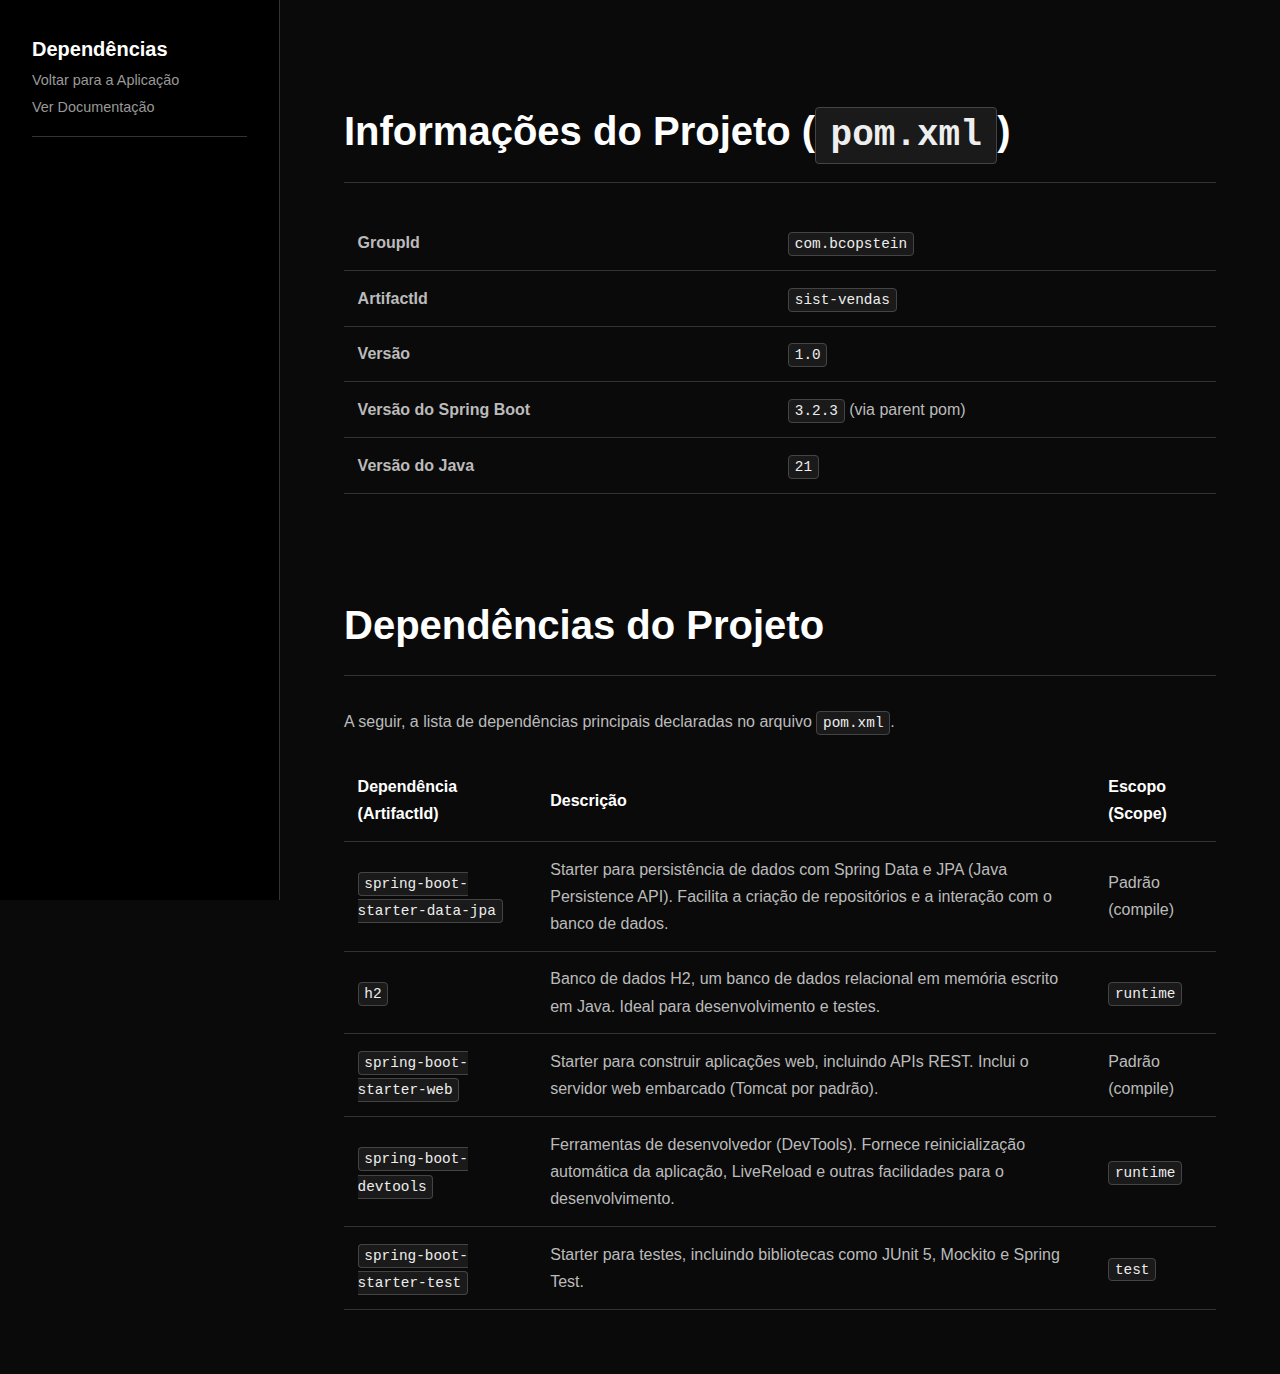
<file: src/main/resources/static/dependencias.html>
<!DOCTYPE html>
<html lang="pt-br">
<head>
    <meta charset="UTF-8">
    <meta name="viewport" content="width=device-width, initial-scale=1.0">
    <title>Dependências - Sistema de Vendas</title>
    <style>
       :root {
            --background-color: #0a0a0a;
            --text-color: #bbb;
            --title-color: #fff;
            --sidebar-bg: #000;
            --border-color: #333;
            --link-color: #999;
            --link-hover-color: #fff;
            --accent-color: #0070f3;
            --code-bg: #1a1a1a;
            --code-border: #444;
            --detail-summary-bg: #111;
        }
        html { scroll-behavior: smooth; }
        body {
            font-family: -apple-system, BlinkMacSystemFont, "Segoe UI", Roboto, "Helvetica Neue", Arial, sans-serif;
            margin: 0;
            background-color: var(--background-color);
            color: var(--text-color);
            line-height: 1.7;
        }
        .wrapper { display: flex; }
        .sidebar {
            width: 280px;
            height: 100vh;
            position: fixed;
            top: 0;
            left: 0;
            background-color: var(--sidebar-bg);
            border-right: 1px solid var(--border-color);
            padding: 2rem;
            overflow-y: auto;
            box-sizing: border-box;
        }
        .sidebar-header {
            padding-bottom: 1rem;
            border-bottom: 1px solid var(--border-color);
            margin-bottom: 1rem;
        }
        .sidebar-header h1 { font-size: 1.25rem; margin: 0; color: var(--title-color); }
        .sidebar-header a { color: var(--link-color); text-decoration: none; font-size: 0.9rem; }
        .sidebar-header a:hover { color: var(--link-hover-color); }
        .sidebar nav ul { list-style: none; padding: 0; margin: 0; }
        .sidebar nav li { margin-bottom: 0.75rem; }
        .sidebar nav a { text-decoration: none; color: var(--link-color); font-weight: 500; font-size: 0.95rem; transition: color 0.2s; }
        .sidebar nav a:hover { color: var(--link-hover-color); }
        .sidebar .sub-menu { padding-left: 1rem; font-size: 0.9em; }
        .main-content {
            margin-left: 280px;
            padding: 2rem 4rem;
            width: calc(100% - 280px);
            box-sizing: border-box;
        }
        .content-section { padding-top: 2rem; margin-bottom: 2rem; }
        h2 { font-size: 2.5rem; margin-bottom: 2rem; color: var(--title-color); padding-bottom: 1rem; border-bottom: 1px solid var(--border-color); }
        h3 { font-size: 1.75rem; margin-top: 2.5rem; margin-bottom: 1.25rem; color: var(--title-color); }
        p, li { font-size: 1rem; color: var(--text-color); }
        a { color: var(--accent-color); text-decoration: none; }
        a:hover { text-decoration: underline; }
        code {
            background-color: var(--code-bg);
            border: 1px solid var(--code-border);
            padding: 0.2em 0.4em;
            border-radius: 4px;
            font-family: "SFMono-Regular", Consolas, "Liberation Mono", Menlo, Courier, monospace;
            font-size: 0.9em;
            color: #eee;
        }
        pre { background-color: var(--code-bg); border: 1px solid var(--border-color); padding: 1.25rem; border-radius: 8px; overflow-x: auto; }
        pre code { padding: 0; border: none; background: none; }
        details {
            border: 1px solid var(--border-color);
            border-radius: 8px;
            margin-bottom: 1rem;
            background-color: var(--detail-summary-bg);
        }
        summary {
            font-weight: 600;
            padding: 1rem;
            cursor: pointer;
            color: var(--title-color);
            font-size: 1.1rem;
        }
        .detail-content {
            padding: 0 1rem 1rem 1rem;
            border-top: 1px solid var(--border-color);
        }
        table { width: 100%; border-collapse: collapse; margin-top: 1.5rem; }
        th, td { text-align: left; padding: 0.85rem; border-bottom: 1px solid var(--border-color); }
        th { font-weight: 600; color: var(--title-color); }
        .http-method { font-weight: bold; padding: 0.2em 0.5em; border-radius: 4px; color: white; font-size: 0.8em; text-transform: uppercase; }
        .get { background-color: #0c8ce9; }
        .post { background-color: #1a9e5a; }
        .put { background-color: #d88a07; }
        .delete { background-color: #d12c2c; }
    </style>
</head>
<body>
    <div class="wrapper">
        <aside class="sidebar">
            <div class="sidebar-header">
                <h1>Dependências</h1>
                <a href="/index.html">Voltar para a Aplicação</a><br>
                <a href="/documentacao.html">Ver Documentação</a>
            </div>
        </aside>

        <main class="main-content">
            <section id="info-projeto" class="content-section">
                <h2>Informações do Projeto (<code>pom.xml</code>)</h2>
                <table>
                    <tbody>
                        <tr>
                            <td><strong>GroupId</strong></td>
                            <td><code>com.bcopstein</code></td>
                        </tr>
                        <tr>
                            <td><strong>ArtifactId</strong></td>
                            <td><code>sist-vendas</code></td>
                        </tr>
                        <tr>
                            <td><strong>Versão</strong></td>
                            <td><code>1.0</code></td>
                        </tr>
                         <tr>
                            <td><strong>Versão do Spring Boot</strong></td>
                            <td><code>3.2.3</code> (via parent pom)</td>
                        </tr>
                         <tr>
                            <td><strong>Versão do Java</strong></td>
                            <td><code>21</code></td>
                        </tr>
                    </tbody>
                </table>
            </section>

             <section id="dependencias" class="content-section">
                <h2>Dependências do Projeto</h2>
                <p>A seguir, a lista de dependências principais declaradas no arquivo <code>pom.xml</code>.</p>
                <table>
                     <thead>
                        <tr><th>Dependência (ArtifactId)</th><th>Descrição</th><th>Escopo (Scope)</th></tr>
                    </thead>
                    <tbody>
                        <tr>
                            <td><code>spring-boot-starter-data-jpa</code></td>
                            <td>Starter para persistência de dados com Spring Data e JPA (Java Persistence API). Facilita a criação de repositórios e a interação com o banco de dados.</td>
                            <td>Padrão (compile)</td>
                        </tr>
                         <tr>
                            <td><code>h2</code></td>
                            <td>Banco de dados H2, um banco de dados relacional em memória escrito em Java. Ideal para desenvolvimento e testes.</td>
                            <td><code>runtime</code></td>
                        </tr>
                         <tr>
                            <td><code>spring-boot-starter-web</code></td>
                            <td>Starter para construir aplicações web, incluindo APIs REST. Inclui o servidor web embarcado (Tomcat por padrão).</td>
                            <td>Padrão (compile)</td>
                        </tr>
                         <tr>
                            <td><code>spring-boot-devtools</code></td>
                            <td>Ferramentas de desenvolvedor (DevTools). Fornece reinicialização automática da aplicação, LiveReload e outras facilidades para o desenvolvimento.</td>
                            <td><code>runtime</code></td>
                        </tr>
                         <tr>
                            <td><code>spring-boot-starter-test</code></td>
                            <td>Starter para testes, incluindo bibliotecas como JUnit 5, Mockito e Spring Test.</td>
                            <td><code>test</code></td>
                        </tr>
                    </tbody>
                </table>
            </section>
        </main>
    </div>
</body>
</html>
</file>
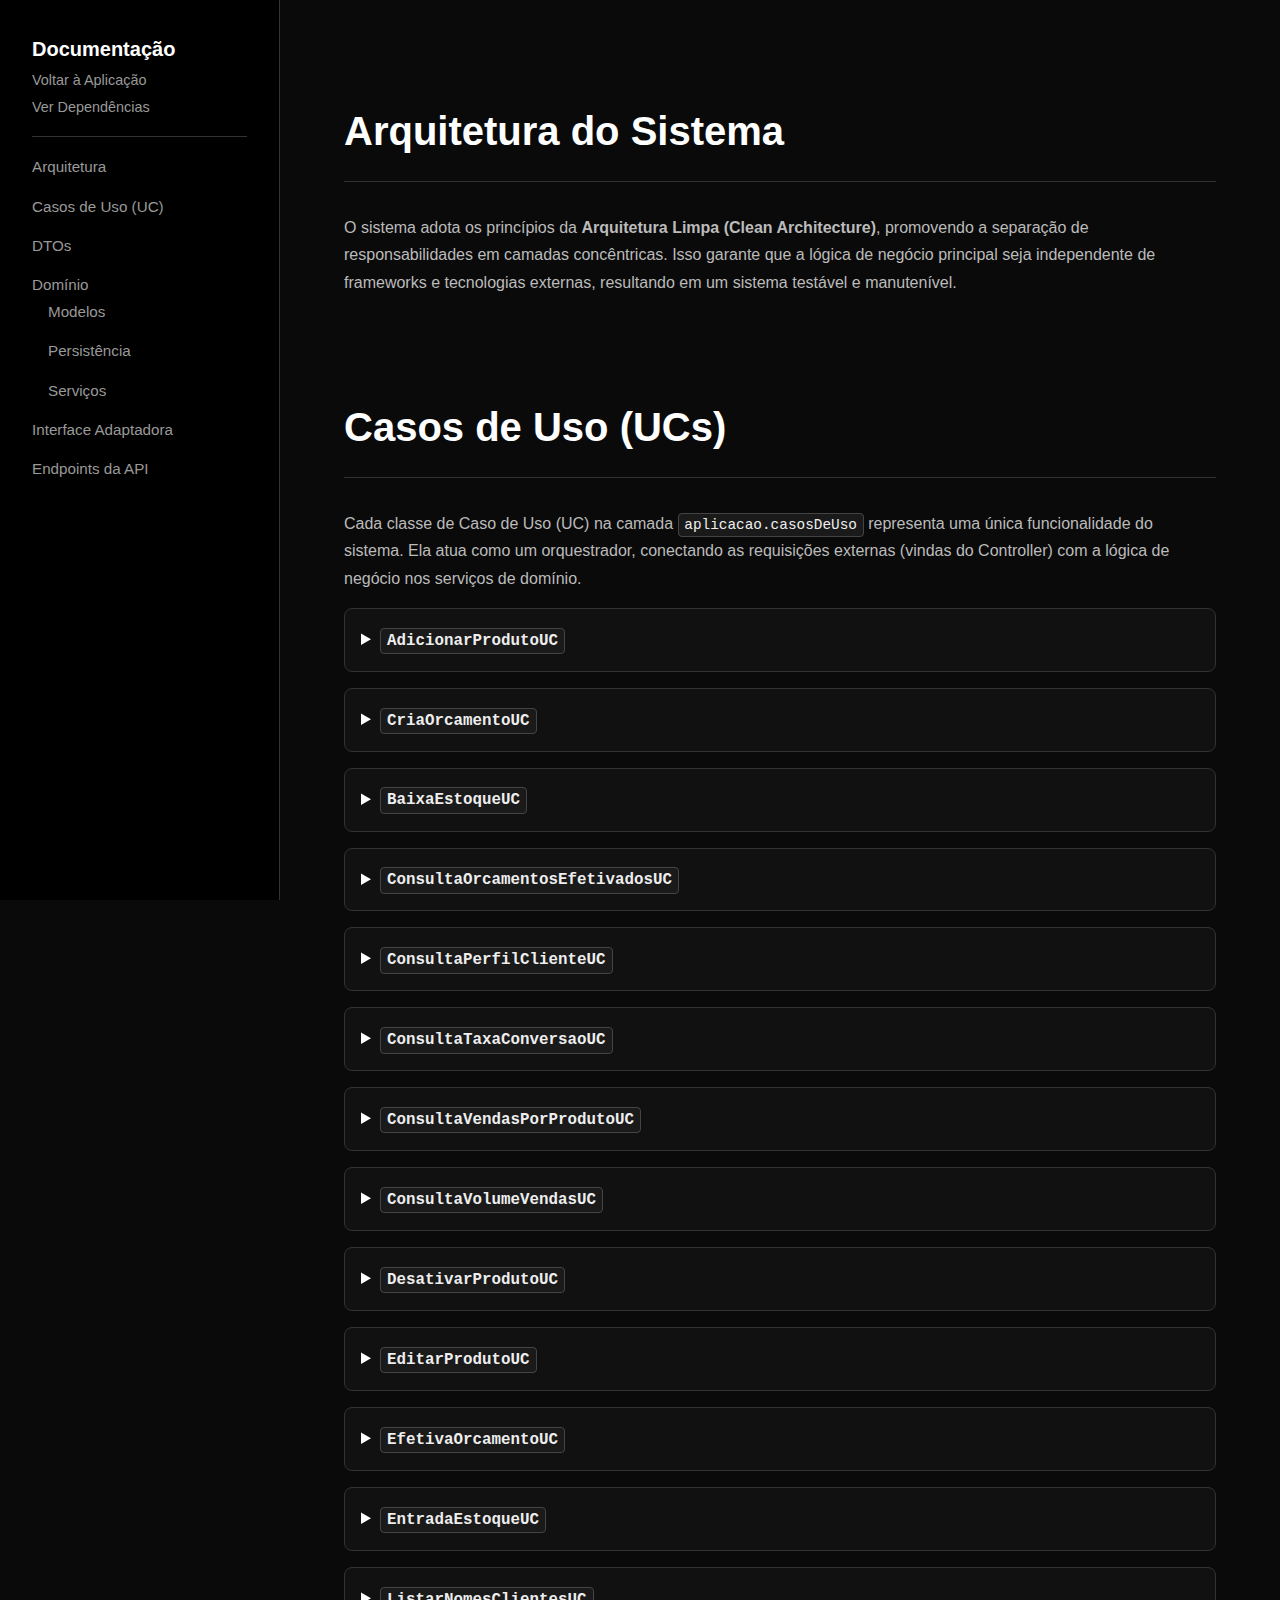
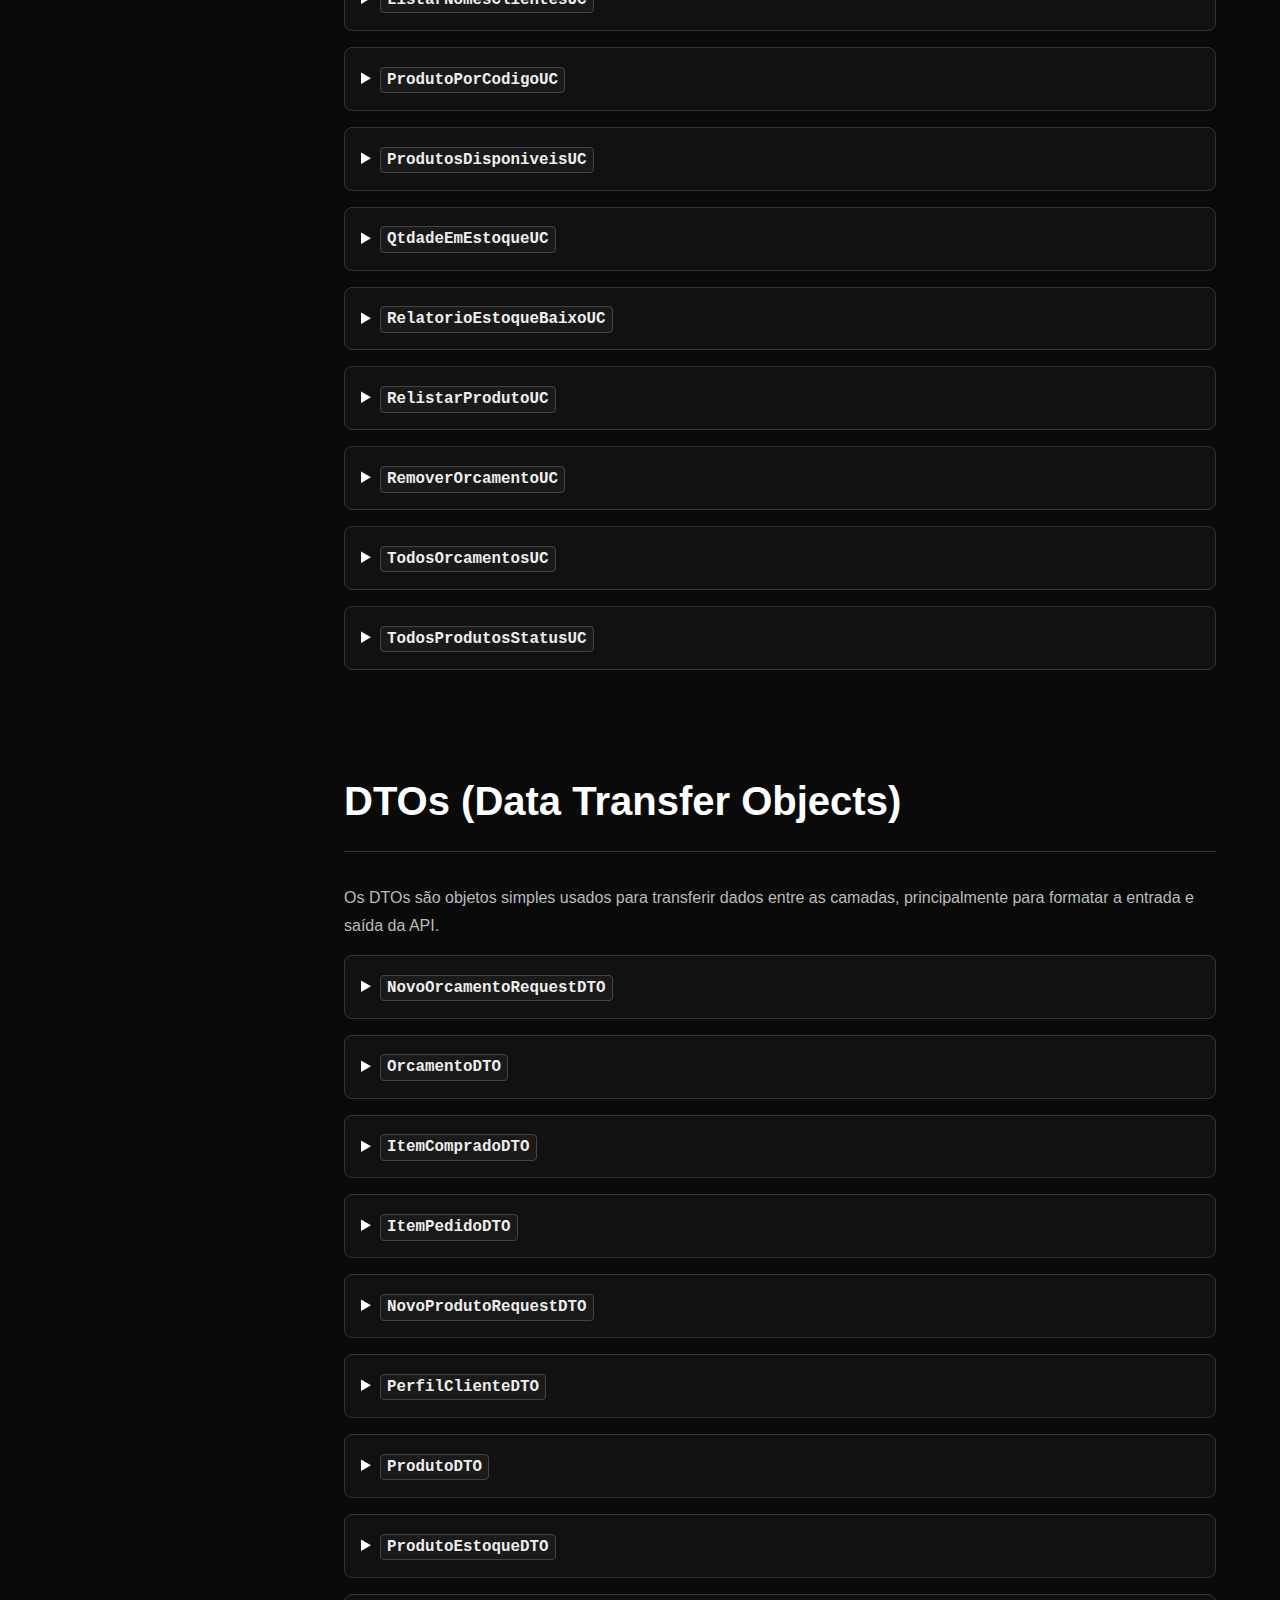
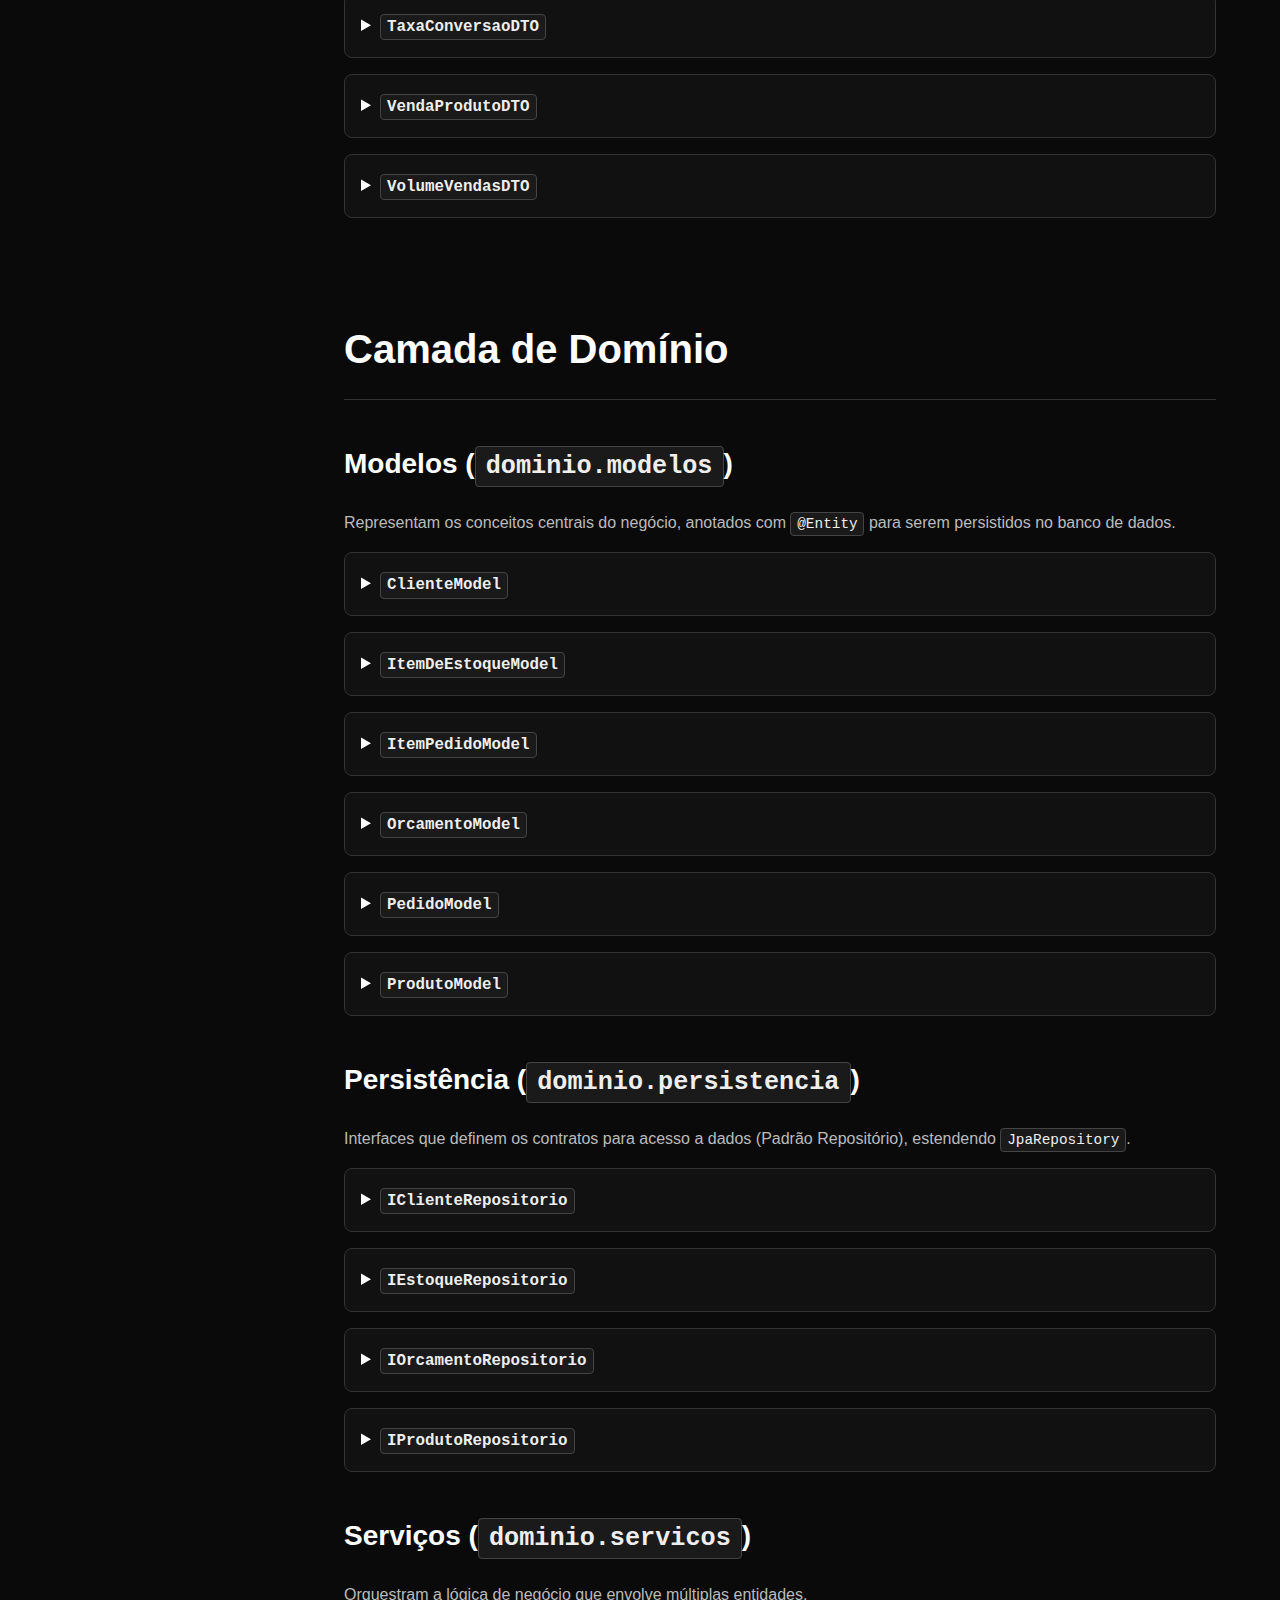
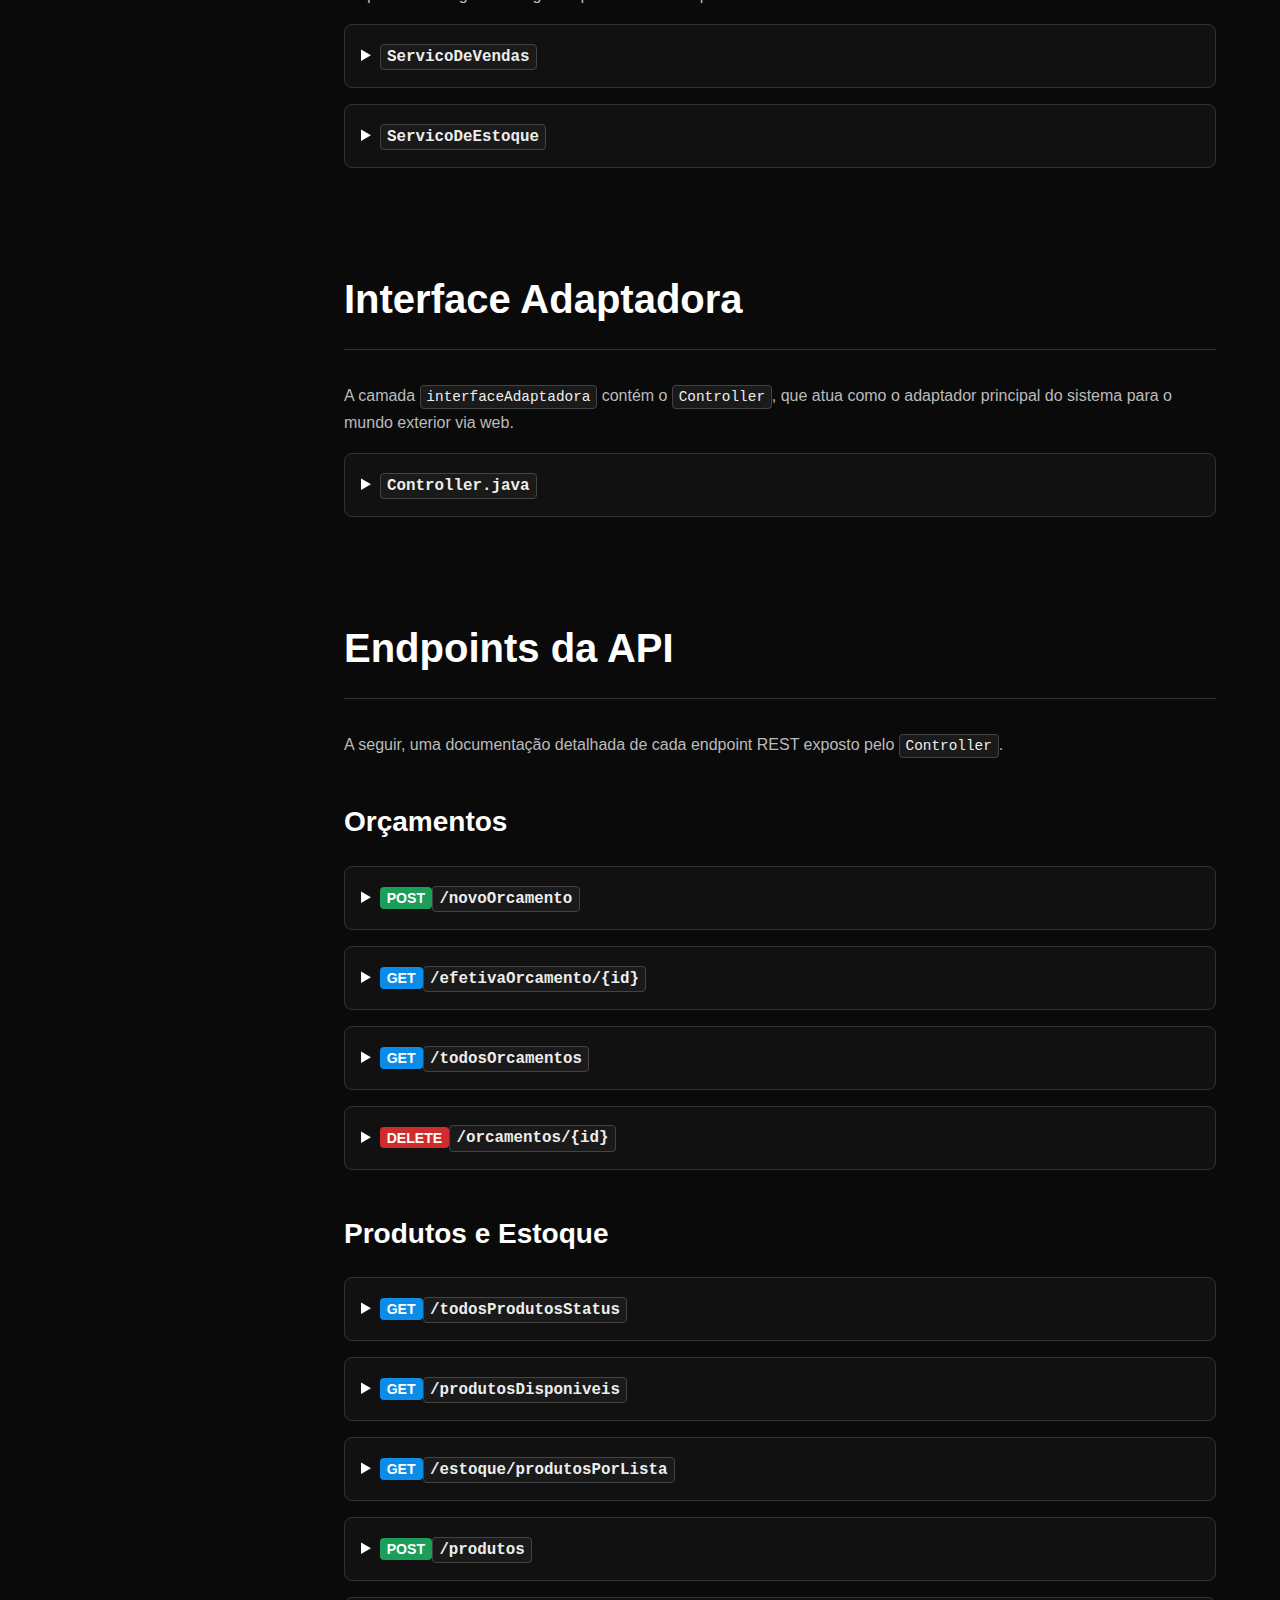
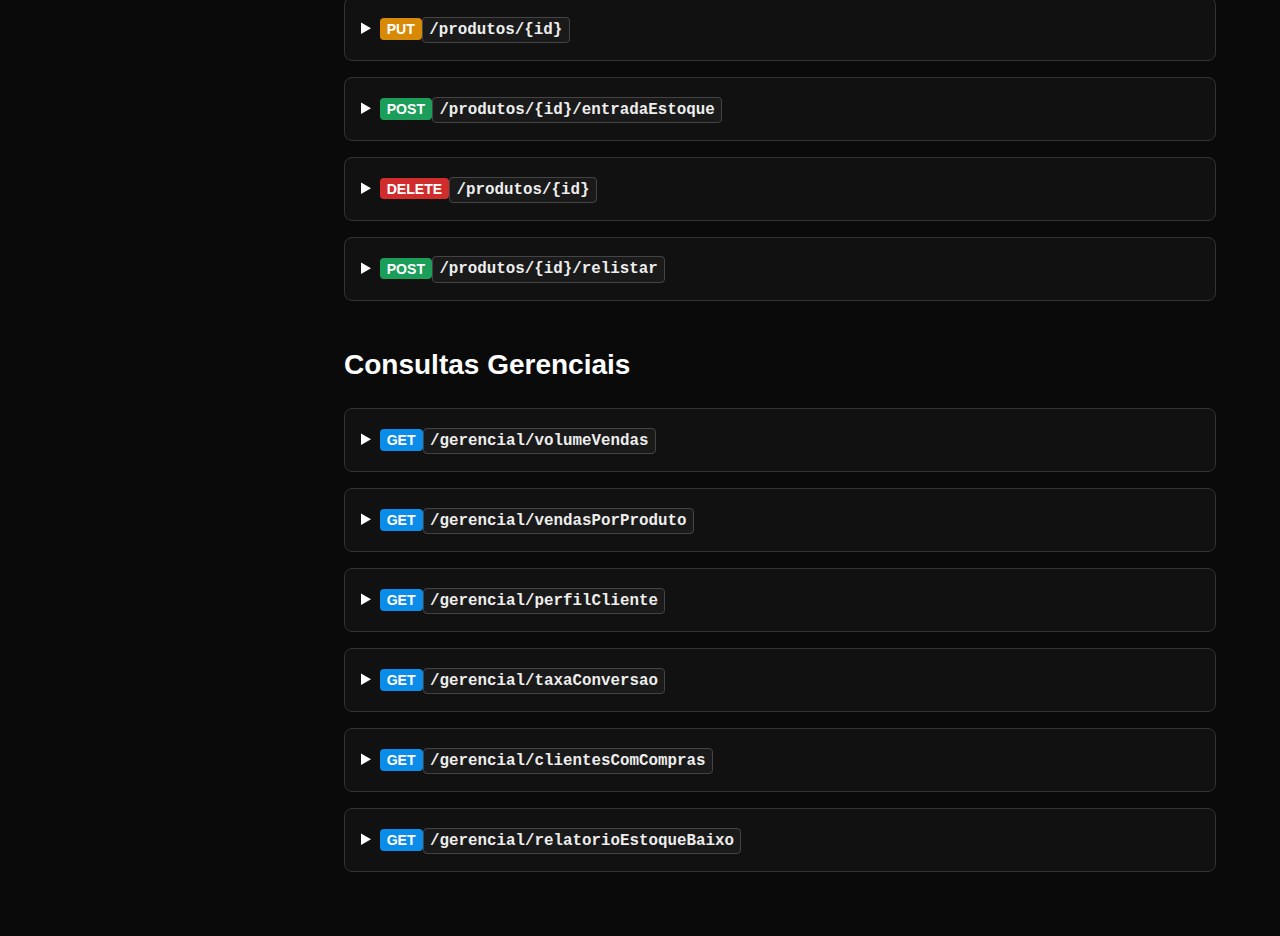
<file: src/main/resources/static/documentacao.html>
<!DOCTYPE html>
<html lang="pt-br">

<head>
    <meta charset="UTF-8">
    <meta name="viewport" content="width=device-width, initial-scale=1.0">
    <link rel="stylesheet" href="documentacao.css">
    <title>Documentação - Sistema de Vendas</title>
</head>

<body>
    <div class="wrapper">
        <aside class="sidebar">
            <div class="sidebar-header">
                <h1>Documentação</h1>
                <a href="/index.html">Voltar à Aplicação</a><br>
                <a href="/dependencias.html">Ver Dependências</a>
            </div>
            <nav>
                <ul>
                    <li><a href="#arquitetura">Arquitetura</a></li>
                    <li><a href="#casos-de-uso">Casos de Uso (UC)</a></li>
                    <li><a href="#dtos">DTOs</a></li>
                    <li><a href="#dominio">Domínio</a>
                        <ul class="sub-menu">
                            <li><a href="#modelos">Modelos</a></li>
                            <li><a href="#persistencia">Persistência</a></li>
                            <li><a href="#servicos">Serviços</a></li>
                        </ul>
                    </li>
                    <li><a href="#adaptadores">Interface Adaptadora</a></li>
                    <li><a href="#endpoints">Endpoints da API</a></li>
                </ul>
            </nav>
        </aside>

        <main class="main-content">
            <section id="arquitetura" class="content-section">
                <h2>Arquitetura do Sistema</h2>
                <p>O sistema adota os princípios da <strong>Arquitetura Limpa (Clean Architecture)</strong>, promovendo
                    a separação de responsabilidades em camadas concêntricas. Isso garante que a lógica de negócio
                    principal seja independente de frameworks e tecnologias externas, resultando em um sistema testável
                    e manutenível.</p>
            </section>

            <section id="casos-de-uso" class="content-section">
                <h2>Casos de Uso (UCs)</h2>
                <p>Cada classe de Caso de Uso (UC) na camada <code>aplicacao.casosDeUso</code> representa uma única
                    funcionalidade do sistema. Ela atua como um orquestrador, conectando as requisições externas (vindas
                    do Controller) com a lógica de negócio nos serviços de domínio.</p>

                <details>
                    <summary><code>AdicionarProdutoUC</code></summary>
                    <div class="detail-content">
                        <p><strong>Função:</strong> Responsável por adicionar um novo produto completo ao sistema,
                            incluindo seus dados básicos e informações de estoque.</p>
                        <p><strong>Dependências:</strong> <code>ServicoDeEstoque</code>.</p>
                        <p><strong>Utilizado por:</strong> Endpoint <code>POST /produtos</code>.</p>
                    </div>
                </details>

                <details>
                    <summary><code>CriaOrcamentoUC</code></summary>
                    <div class="detail-content">
                        <p><strong>Função:</strong> Orquestra a criação de um novo orçamento. Valida os dados da
                            requisição, busca os produtos, encontra ou cria o cliente e aciona o
                            <code>ServicoDeVendas</code> para criar o orçamento com todos os cálculos de impostos e
                            descontos.</p>
                        <p><strong>Dependências:</strong> <code>ServicoDeVendas</code>, <code>ServicoDeEstoque</code>.
                        </p>
                        <p><strong>Utilizado por:</strong> Endpoint <code>POST /novoOrcamento</code>.</p>
                    </div>
                </details>

                <details>
                    <summary><code>BaixaEstoqueUC</code></summary>
                    <div class="detail-content">
                        <p><strong>Função:</strong> Executa a baixa de uma quantidade específica de um produto no
                            estoque.</p>
                    </div>
                </details>
                <details>
                    <summary><code>ConsultaOrcamentosEfetivadosUC</code></summary>
                    <div class="detail-content">
                        <p><strong>Função:</strong> Busca e retorna uma lista de orçamentos que foram efetivados dentro
                            de um período de datas especificado.</p>
                    </div>
                </details>
                <details>
                    <summary><code>ConsultaPerfilClienteUC</code></summary>
                    <div class="detail-content">
                        <p><strong>Função:</strong> Monta o perfil de compras de um cliente, agregando dados de todos os
                            seus orçamentos efetivados.</p>
                    </div>
                </details>
                <details>
                    <summary><code>ConsultaTaxaConversaoUC</code></summary>
                    <div class="detail-content">
                        <p><strong>Função:</strong> Calcula a taxa de conversão de orçamentos (efetivados vs. criados)
                            em um período.</p>
                    </div>
                </details>
                <details>
                    <summary><code>ConsultaVendasPorProdutoUC</code></summary>
                    <div class="detail-content">
                        <p><strong>Função:</strong> Agrega e retorna o total de vendas (quantidade e valor) para cada
                            produto em um período.</p>
                    </div>
                </details>
                <details>
                    <summary><code>ConsultaVolumeVendasUC</code></summary>
                    <div class="detail-content">
                        <p><strong>Função:</strong> Calcula o valor monetário total de todas as vendas efetivadas em um
                            período.</p>
                    </div>
                </details>
                <details>
                    <summary><code>DesativarProdutoUC</code></summary>
                    <div class="detail-content">
                        <p><strong>Função:</strong> Marca um produto como "de-listado", tornando-o indisponível para
                            novas vendas, mas mantendo seu histórico.</p>
                    </div>
                </details>
                <details>
                    <summary><code>EditarProdutoUC</code></summary>
                    <div class="detail-content">
                        <p><strong>Função:</strong> Atualiza as informações básicas de um produto, como descrição e
                            preço.</p>
                    </div>
                </details>
                <details>
                    <summary><code>EfetivaOrcamentoUC</code></summary>
                    <div class="detail-content">
                        <p><strong>Função:</strong> Valida e efetiva um orçamento pendente, resultando na baixa do
                            estoque dos itens correspondentes.</p>
                    </div>
                </details>
                <details>
                    <summary><code>EntradaEstoqueUC</code></summary>
                    <div class="detail-content">
                        <p><strong>Função:</strong> Adiciona uma quantidade específica ao estoque de um produto
                            existente.</p>
                    </div>
                </details>
                <details>
                    <summary><code>ListarNomesClientesUC</code></summary>
                    <div class="detail-content">
                        <p><strong>Função:</strong> Retorna uma lista de nomes únicos de clientes que possuem orçamentos
                            efetivados, usada para popular seletores na interface.</p>
                    </div>
                </details>
                <details>
                    <summary><code>ProdutoPorCodigoUC</code></summary>
                    <div class="detail-content">
                        <p><strong>Função:</strong> Busca e retorna os dados de um único produto pelo seu ID.</p>
                    </div>
                </details>
                <details>
                    <summary><code>ProdutosDisponiveisUC</code></summary>
                    <div class="detail-content">
                        <p><strong>Função:</strong> Retorna uma lista de produtos que estão disponíveis para venda
                            (listados e com estoque > 0).</p>
                    </div>
                </details>
                <details>
                    <summary><code>QtdadeEmEstoqueUC</code></summary>
                    <div class="detail-content">
                        <p><strong>Função:</strong> Caso de uso sobrecarregado. Retorna a quantidade em estoque para um
                            único produto (<code>run(long id)</code>) ou uma lista detalhada de produtos e seus estoques
                            (<code>run(List&lt;Long&gt; ids)</code>).</p>
                    </div>
                </details>
                <details>
                    <summary><code>RelatorioEstoqueBaixoUC</code></summary>
                    <div class="detail-content">
                        <p><strong>Função:</strong> Gera um relatório em formato texto plano listando todos os produtos
                            cujo estoque atual está abaixo do mínimo definido.</p>
                    </div>
                </details>
                <details>
                    <summary><code>RelistarProdutoUC</code></summary>
                    <div class="detail-content">
                        <p><strong>Função:</strong> Reverte a ação de "de-listar", marcando um produto como disponível
                            para venda novamente.</p>
                    </div>
                </details>
                <details>
                    <summary><code>RemoverOrcamentoUC</code></summary>
                    <div class="detail-content">
                        <p><strong>Função:</strong> Remove fisicamente um orçamento do sistema.</p>
                    </div>
                </details>
                <details>
                    <summary><code>TodosOrcamentosUC</code></summary>
                    <div class="detail-content">
                        <p><strong>Função:</strong> Retorna todos os orçamentos cadastrados no sistema,
                            independentemente do status.</p>
                    </div>
                </details>
                <details>
                    <summary><code>TodosProdutosStatusUC</code></summary>
                    <div class="detail-content">
                        <p><strong>Função:</strong> Retorna uma lista completa de todos os produtos do catálogo com seus
                            respectivos status de estoque detalhados.</p>
                    </div>
                </details>

            </section>

            <section id="dtos" class="content-section">
                <h2>DTOs (Data Transfer Objects)</h2>
                <p>Os DTOs são objetos simples usados para transferir dados entre as camadas, principalmente para
                    formatar a entrada e saída da API.</p>
                <details>
                    <summary><code>NovoOrcamentoRequestDTO</code></summary>
                    <div class="detail-content">
                        <p><strong>Função:</strong> Transporta todos os dados necessários enviados pelo cliente para
                            criar um novo orçamento.</p>
                        <p><strong>Campos Principais:</strong> <code>List&lt;ItemPedidoDTO&gt; itens</code>,
                            <code>String nomeCliente</code>, <code>String cpfCliente</code>,
                            <code>String paisCliente</code>, <code>String estadoCliente</code>.</p>
                        <p><strong>Utilizado por:</strong> Endpoint <code>POST /novoOrcamento</code>.</p>
                    </div>
                </details>
                <details>
                    <summary><code>OrcamentoDTO</code></summary>
                    <div class="detail-content">
                        <p><strong>Função:</strong> Representa a visão completa de um orçamento para ser retornada pela
                            API, com todos os valores calculados e formatados.</p>
                        <p><strong>Campos Principais:</strong> <code>id</code>,
                            <code>List&lt;ItemPedidoDTO&gt; itens</code>, <code>BigDecimal subTotal</code>,
                            <code>impostoEstadualFormatado</code>, <code>impostoFederalFormatado</code>,
                            <code>valorDescontoTotal</code>, <code>custoConsumidor</code>, <code>nomeCliente</code>,
                            <code>dataGeracao</code>, <code>efetivado</code>.</p>
                    </div>
                </details>
                <details>
                    <summary><code>ItemCompradoDTO</code></summary>
                    <div class="detail-content">
                        <p><strong>Função:</strong> Agrega os dados de um produto comprado por um cliente, usado na
                            consulta de Perfil de Cliente.</p>
                    </div>
                </details>
                <details>
                    <summary><code>ItemPedidoDTO</code></summary>
                    <div class="detail-content">
                        <p><strong>Função:</strong> Representa um item simples (ID do produto e quantidade) em uma
                            requisição de novo orçamento.</p>
                    </div>
                </details>
                <details>
                    <summary><code>NovoProdutoRequestDTO</code></summary>
                    <div class="detail-content">
                        <p><strong>Função:</strong> Carrega os dados necessários para criar um novo produto e seu
                            registro de estoque inicial.</p>
                    </div>
                </details>
                <details>
                    <summary><code>PerfilClienteDTO</code></summary>
                    <div class="detail-content">
                        <p><strong>Função:</strong> Estrutura a resposta da consulta de perfil de cliente, contendo
                            dados sumários e uma lista de <code>ItemCompradoDTO</code>.</p>
                    </div>
                </details>
                <details>
                    <summary><code>ProdutoDTO</code></summary>
                    <div class="detail-content">
                        <p><strong>Função:</strong> Uma visão simplificada de um produto, contendo apenas ID, descrição
                            e preço. Usado em listagens onde os detalhes do estoque não são necessários.</p>
                    </div>
                </details>
                <details>
                    <summary><code>ProdutoEstoqueDTO</code></summary>
                    <div class="detail-content">
                        <p><strong>Função:</strong> Uma visão detalhada de um produto com seu status de estoque
                            completo, incluindo a string de status calculada (ex: "Baixo Estoque").</p>
                    </div>
                </details>
                <details>
                    <summary><code>TaxaConversaoDTO</code></summary>
                    <div class="detail-content">
                        <p><strong>Função:</strong> Estrutura a resposta da consulta de taxa de conversão.</p>
                    </div>
                </details>
                <details>
                    <summary><code>VendaProdutoDTO</code></summary>
                    <div class="detail-content">
                        <p><strong>Função:</strong> Agrega o total de vendas (quantidade e valor) para um único produto.
                        </p>
                    </div>
                </details>
                <details>
                    <summary><code>VolumeVendasDTO</code></summary>
                    <div class="detail-content">
                        <p><strong>Função:</strong> Estrutura a resposta da consulta de volume total de vendas.</p>
                    </div>
                </details>

            </section>

            <section id="dominio" class="content-section">
                <h2>Camada de Domínio</h2>
                <h3 id="modelos">Modelos (<code>dominio.modelos</code>)</h3>
                <p>Representam os conceitos centrais do negócio, anotados com <code>@Entity</code> para serem
                    persistidos no banco de dados.</p>
                <details>
                    <summary><code>ClienteModel</code></summary>
                    <div class="detail-content">
                        <p><strong>Função:</strong> Armazena os dados de um cliente. Relaciona-se com
                            <code>OrcamentoModel</code>.</p>
                    </div>
                </details>
                <details>
                    <summary><code>ItemDeEstoqueModel</code></summary>
                    <div class="detail-content">
                        <p><strong>Função:</strong> Controla o estoque de um <code>ProdutoModel</code>, incluindo
                            quantidade atual, mínima e máxima.</p>
                    </div>
                </details>
                <details>
                    <summary><code>ItemPedidoModel</code></summary>
                    <div class="detail-content">
                        <p><strong>Função:</strong> Representa uma linha em um orçamento, ligando um produto a uma
                            quantidade.</p>
                    </div>
                </details>
                <details>
                    <summary><code>OrcamentoModel</code></summary>
                    <div class="detail-content">
                        <p><strong>Função:</strong> Entidade central que agrega um <code>ClienteModel</code>, múltiplos
                            <code>ItemPedidoModel</code>s e contém a lógica de cálculo de totais, impostos e descontos.
                        </p>
                    </div>
                </details>
                <details>
                    <summary><code>PedidoModel</code></summary>
                    <div class="detail-content">
                        <p><strong>Função:</strong> Objeto de transferência de dados temporário usado para agrupar itens
                            de pedido antes da criação de um orçamento. Não é uma entidade persistida.</p>
                    </div>
                </details>
                <details>
                    <summary><code>ProdutoModel</code></summary>
                    <div class="detail-content">
                        <p><strong>Função:</strong> Define um produto com suas informações básicas (descrição, preço).
                        </p>
                    </div>
                </details>

                <h3 id="persistencia">Persistência (<code>dominio.persistencia</code>)</h3>
                <p>Interfaces que definem os contratos para acesso a dados (Padrão Repositório), estendendo
                    <code>JpaRepository</code>.</p>
                <details>
                    <summary><code>IClienteRepositorio</code></summary>
                    <div class="detail-content">
                        <p><strong>Função:</strong> Define operações de banco de dados para a entidade
                            <code>ClienteModel</code>, como buscar por CPF.</p>
                    </div>
                </details>
                <details>
                    <summary><code>IEstoqueRepositorio</code></summary>
                    <div class="detail-content">
                        <p><strong>Função:</strong> Define operações de banco de dados para a entidade
                            <code>ItemDeEstoqueModel</code>, como buscar por ID do produto ou encontrar itens com baixo
                            estoque.</p>
                    </div>
                </details>
                <details>
                    <summary><code>IOrcamentoRepositorio</code></summary>
                    <div class="detail-content">
                        <p><strong>Função:</strong> Define operações de banco de dados para <code>OrcamentoModel</code>,
                            incluindo queries customizadas para relatórios gerenciais.</p>
                    </div>
                </details>
                <details>
                    <summary><code>IProdutoRepositorio</code></summary>
                    <div class="detail-content">
                        <p><strong>Função:</strong> Define operações de banco de dados para a entidade
                            <code>ProdutoModel</code>.</p>
                    </div>
                </details>

                <h3 id="servicos">Serviços (<code>dominio.servicos</code>)</h3>
                <p>Orquestram a lógica de negócio que envolve múltiplas entidades.</p>
                <details>
                    <summary><code>ServicoDeVendas</code></summary>
                    <div class="detail-content">
                        <p><strong>Função:</strong> Centraliza a lógica de negócio de vendas: criação e efetivação de
                            orçamentos, e geração de todas as consultas e relatórios gerenciais relacionados a vendas.
                        </p>
                    </div>
                </details>
                <details>
                    <summary><code>ServicoDeEstoque</code></summary>
                    <div class="detail-content">
                        <p><strong>Função:</strong> Centraliza a lógica de negócio de estoque: dar entrada e baixa,
                            consultar quantidades e gerar relatórios relacionados ao status do estoque.</p>
                    </div>
                </details>

            </section>

            <section id="adaptadores" class="content-section">
                <h2>Interface Adaptadora</h2>
                <p>A camada <code>interfaceAdaptadora</code> contém o <code>Controller</code>, que atua como o adaptador
                    principal do sistema para o mundo exterior via web.</p>
                <details>
                    <summary><code>Controller.java</code></summary>
                    <div class="detail-content">
                        <p><strong>Função:</strong> Expõe a lógica da aplicação como uma API REST. Recebe requisições
                            HTTP, chama o Caso de Uso apropriado e retorna uma resposta HTTP (geralmente JSON ou texto
                            plano) para o cliente.</p>
                        <p><strong>Dependências:</strong> Injeta todos os Casos de Uso (<code>...UC</code>) necessários
                            para executar as operações solicitadas.</p>
                    </div>
                </details>
            </section>

            <section id="endpoints" class="content-section">
                <h2>Endpoints da API</h2>
                <p>A seguir, uma documentação detalhada de cada endpoint REST exposto pelo <code>Controller</code>.</p>

                <h3 id="endpoints-orcamentos">Orçamentos</h3>

                <details>
                    <summary><span class="http-method post">POST</span><code>/novoOrcamento</code></summary>
                    <div class="detail-content">
                        <p><strong>Função:</strong> Cria um novo orçamento. Busca/cria o cliente associado, calcula
                            impostos, descontos e totais.</p>
                        <p><strong>Corpo da Requisição (Body):</strong> <code>application/json</code></p>
                        <pre><code>{
                        "itens": [
                        { "idProduto": 10, "qtdade": 1 },
                        { "idProduto": 20, "qtdade": 4 }
                        ],
                        "nomeCliente": "Cliente Exemplo",
                        "cpfCliente": "12345678900",
                        "emailCliente": "cliente@exemplo.com",
                        "paisCliente": "Brasil",
                        "estadoCliente": "SP" 
                        }</code></pre>
                        <p><strong>Resposta de Sucesso (200 OK):</strong> 
                            <code>application/json</code> - Retorna o
                            <code>OrcamentoDTO</code> completo.</p>
                        <pre><code>{
                        "id": 123,
                        "itens": [...],
                        "subTotal": 16000.00,
                        "impostoEstadual": 1920.00,
                        "impostoEstadualFormatado": "1920.00 (12.00%)",
                        "impostoFederal": 2400.00,
                        "impostoFederalFormatado": "2400.00 (15.00%)",
                        "valorDescontoTotal": 700.00,
                        "custoConsumidor": 19620.00,
                        "efetivado": false,
                        "dataGeracao": "2025-06-11",
                        "nomeCliente": "Cliente Exemplo",
                        "estadoCliente": "SP",
                        "paisCliente": "Brasil"
                        }</code></pre>
                        <p><strong>Respostas de Erro:</strong> <code>400 Bad Request</code> se os dados forem inválidos
                            (ex: local não atendido, nome de cliente faltando).</p>
                    </div>
                </details>

                <details>
                    <summary><span class="http-method get">GET</span><code>/efetivaOrcamento/{id}</code></summary>
                    <div class="detail-content">
                        <p><strong>Função:</strong> Efetiva um orçamento existente, validando se não está vencido e se
                            há estoque. Realiza a baixa dos produtos no estoque.</p>
                        <p><strong>Parâmetros de Caminho (Path):</strong></p>
                        <ul>
                            <li><code>id</code> (long): ID do orçamento a ser efetivado.</li>
                        </ul>
                        <p><strong>Resposta de Sucesso (200 OK):</strong> <code>application/json</code> - Retorna o
                            <code>OrcamentoDTO</code> com o campo <code>efetivado</code> como <code>true</code>.</p>
                        <p><strong>Respostas de Erro:</strong> <code>400 Bad Request</code> (orçamento vencido, sem
                            estoque), <code>404 Not Found</code> (orçamento não encontrado).</p>
                    </div>
                </details>

                <details>
                    <summary><span class="http-method get">GET</span><code>/todosOrcamentos</code></summary>
                    <div class="detail-content">
                        <p><strong>Função:</strong> Retorna uma lista de todos os orçamentos cadastrados.</p>
                        <p><strong>Resposta de Sucesso (200 OK):</strong> <code>List&lt;OrcamentoDTO&gt;</code>.</p>
                    </div>
                </details>
                <details>
                    <summary><span class="http-method delete">DELETE</span><code>/orcamentos/{id}</code></summary>
                    <div class="detail-content">
                        <p><strong>Função:</strong> Remove um orçamento do sistema.</p>
                        <p><strong>Resposta de Sucesso (204 No Content):</strong> N/A.</p>
                    </div>
                </details>


                <h3 id="endpoints-produtos">Produtos e Estoque</h3>

                <details>
                    <summary><span class="http-method get">GET</span><code>/todosProdutosStatus</code></summary>
                    <div class="detail-content">
                        <p><strong>Função:</strong> Retorna uma lista completa de todos os produtos do catálogo com seus
                            status de estoque detalhados.</p>
                        <p><strong>Resposta de Sucesso (200 OK):</strong> <code>List&lt;ProdutoEstoqueDTO&gt;</code>.
                        </p>
                    </div>
                </details>
                <details>
                    <summary><span class="http-method get">GET</span><code>/produtosDisponiveis</code></summary>
                    <div class="detail-content">
                        <p><strong>Função:</strong> Retorna uma lista simplificada de produtos disponíveis para venda
                            (listados e com estoque).</p>
                        <p><strong>Resposta de Sucesso (200 OK):</strong> <code>List&lt;ProdutoDTO&gt;</code>.</p>
                    </div>
                </details>
                <details>
                    <summary><span class="http-method get">GET</span><code>/estoque/produtosPorLista</code></summary>
                    <div class="detail-content">
                        <p><strong>Função:</strong> Retorna o status de estoque para uma lista específica de produtos.
                        </p>
                        <p><strong>Parâmetros de Query:</strong> <code>?ids=10,20,30</code></p>
                        <p><strong>Resposta de Sucesso (200 OK):</strong> <code>List&lt;ProdutoEstoqueDTO&gt;</code>.
                        </p>
                    </div>
                </details>
                <details>
                    <summary><span class="http-method post">POST</span><code>/produtos</code></summary>
                    <div class="detail-content">
                        <p><strong>Função:</strong> Adiciona um novo produto e seu registro de estoque.</p>
                        <p><strong>Corpo da Requisição:</strong> <code>NovoProdutoRequestDTO</code>.</p>
                        <p><strong>Resposta de Sucesso (201 Created):</strong> <code>ProdutoDTO</code> do produto
                            criado.</p>
                    </div>
                </details>
                <details>
                    <summary><span class="http-method put">PUT</span><code>/produtos/{id}</code></summary>
                    <div class="detail-content">
                        <p><strong>Função:</strong> Atualiza a descrição e o preço de um produto existente.</p>
                        <p><strong>Corpo da Requisição:</strong> <code>ProdutoDTO</code>.</p>
                        <p><strong>Resposta de Sucesso (200 OK):</strong> <code>ProdutoDTO</code> atualizado.</p>
                    </div>
                </details>
                <details>
                    <summary><span class="http-method post">POST</span><code>/produtos/{id}/entradaEstoque</code>
                    </summary>
                    <div class="detail-content">
                        <p><strong>Função:</strong> Adiciona uma quantidade ao estoque de um produto.</p>
                        <p><strong>Parâmetros de Query:</strong> <code>?qtdade=10</code></p>
                        <p><strong>Resposta de Sucesso (200 OK):</strong> N/A.</p>
                    </div>
                </details>
                <details>
                    <summary><span class="http-method delete">DELETE</span><code>/produtos/{id}</code></summary>
                    <div class="detail-content">
                        <p><strong>Função:</strong> De-lista um produto, tornando-o indisponível para novas vendas.</p>
                        <p><strong>Resposta de Sucesso (204 No Content):</strong> N/A.</p>
                    </div>
                </details>
                <details>
                    <summary><span class="http-method post">POST</span><code>/produtos/{id}/relistar</code></summary>
                    <div class="detail-content">
                        <p><strong>Função:</strong> Re-lista um produto previamente de-listado.</p>
                        <p><strong>Resposta de Sucesso (200 OK):</strong> N/A.</p>
                    </div>
                </details>


                <h3 id="endpoints-gerenciais">Consultas Gerenciais</h3>

                <details>
                    <summary><span class="http-method get">GET</span><code>/gerencial/volumeVendas</code></summary>
                    <div class="detail-content">
                        <p><strong>Função:</strong> Retorna o volume total de vendas para um período.</p>
                        <p><strong>Parâmetros de Query:</strong>
                            <code>?dataInicial=AAAA-MM-DD&dataFinal=AAAA-MM-DD</code></p>
                        <p><strong>Resposta de Sucesso (200 OK):</strong> <code>VolumeVendasDTO</code>.</p>
                    </div>
                </details>
                <details>
                    <summary><span class="http-method get">GET</span><code>/gerencial/vendasPorProduto</code></summary>
                    <div class="detail-content">
                        <p><strong>Função:</strong> Retorna as vendas agregadas por produto.</p>
                        <p><strong>Parâmetros de Query:</strong>
                            <code>?dataInicial=...&dataFinal=...&idProduto=...</code> (<code>idProduto</code> é
                            opcional).</p>
                        <p><strong>Resposta de Sucesso (200 OK):</strong> <code>List&lt;VendaProdutoDTO&gt;</code>.</p>
                    </div>
                </details>
                <details>
                    <summary><span class="http-method get">GET</span><code>/gerencial/perfilCliente</code></summary>
                    <div class="detail-content">
                        <p><strong>Função:</strong> Retorna o perfil de compras de um cliente.</p>
                        <p><strong>Parâmetros de Query:</strong>
                            <code>?nomeCliente=...&dataInicial=...&dataFinal=...</code> (datas são opcionais).</p>
                        <p><strong>Resposta de Sucesso (200 OK):</strong> <code>PerfilClienteDTO</code>.</p>
                    </div>
                </details>
                <details>
                    <summary><span class="http-method get">GET</span><code>/gerencial/taxaConversao</code></summary>
                    <div class="detail-content">
                        <p><strong>Função:</strong> Retorna a taxa de conversão de orçamentos.</p>
                        <p><strong>Parâmetros de Query:</strong> <code>?dataInicial=...&dataFinal=...</code></p>
                        <p><strong>Resposta de Sucesso (200 OK):</strong> <code>TaxaConversaoDTO</code>.</p>
                    </div>
                </details>
                <details>
                    <summary><span class="http-method get">GET</span><code>/gerencial/clientesComCompras</code>
                    </summary>
                    <div class="detail-content">
                        <p><strong>Função:</strong> Retorna uma lista de nomes de clientes distintos com compras
                            efetivadas.</p>
                        <p><strong>Resposta de Sucesso (200 OK):</strong> <code>List&lt;String&gt;</code>.</p>
                    </div>
                </details>
                <details>
                    <summary><span class="http-method get">GET</span><code>/gerencial/relatorioEstoqueBaixo</code>
                    </summary>
                    <div class="detail-content">
                        <p><strong>Função:</strong> Retorna um relatório em texto plano com produtos de baixo estoque.
                        </p>
                        <p><strong>Resposta de Sucesso (200 OK):</strong> <code>text/plain</code> - Um relatório
                            formatado.</p>
                    <pre><code>
                    ==================================================================
                    RELATÓRIO DE PRODUTOS COM BAIXO ESTOQUE
                    Data de Geração: 11/06/2025 12:30:00
                    ==================================================================
                    ID Produto   | Descrição                      | Estoque Atual   | Estoque Mínimo 
                    ------------------------------------------------------------------
                    40           | Lava-louça                     | 8               | 10
                    ...
                    ==================================================================
                    Fim do Relatório.
                    </code></pre>
                    </div>
                </details>
            </section>
        </main>
    </div>
</body>

</html>
</file>
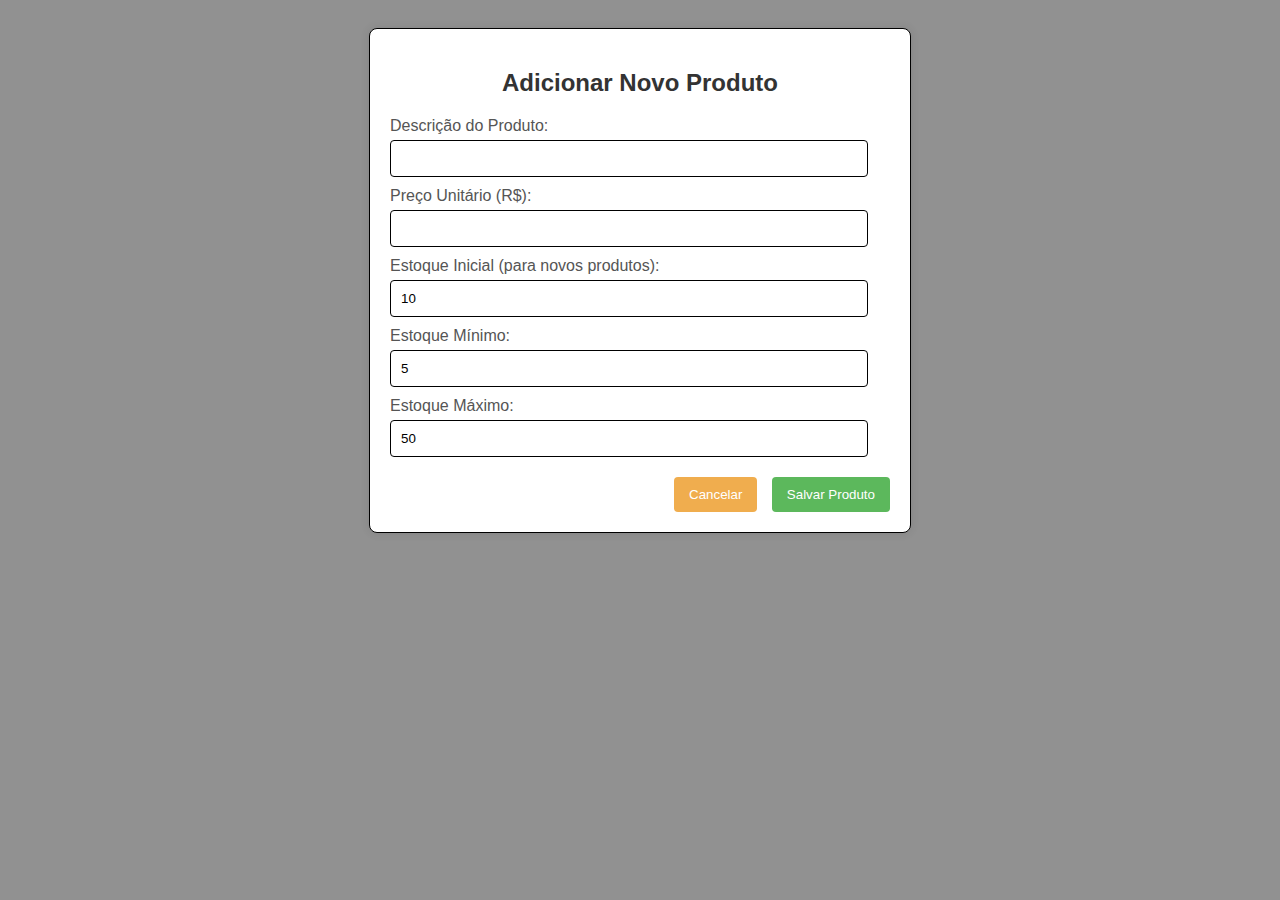
<file: src/main/resources/static/produto_form.html>
<!DOCTYPE html>
<html lang="pt-br">
<head>
    <meta charset="UTF-8">
    <title>Gerenciar Produto</title>
    <style>
        body {
            font-family: Arial, sans-serif;
            padding: 20px;
            background-color: #919191;
        }
    
        .container {
            background-color: white;
            padding: 20px;
            border-radius: 8px;
            box-shadow: 0 0 10px rgba(0, 0, 0, 0.1);
            max-width: 500px;
            margin: auto;
            border: 1px solid black;
        }
    
        h2 {
            color: #333;
            text-align: center;
        }
    
        label {
            display: block;
            margin-top: 10px;
            color: #555;
        }
    
        input[type="text"],
        input[type="number"] {
            width: calc(100% - 22px);
            padding: 10px;
            margin-top: 5px;
            border: 1px solid black;
            border-radius: 4px;
            box-sizing: border-box;
        }
    
        .button-group {
            margin-top: 20px;
            text-align: right;
        }
    
        button {
            background-color: #5cb85c;
            color: white;
            padding: 10px 15px;
            border: none;
            border-radius: 4px;
            cursor: pointer;
            margin-left: 10px;
        }
    
        button:hover {
            background-color: #4cae4c;
        }
    
        button.cancel {
            background-color: #f0ad4e;
        }
    
        button.cancel:hover {
            background-color: #eea236;
        }
    
        .result {
            margin-top: 15px;
            padding: 10px;
            border-radius: 4px;
            font-size: 0.9em;
        }
    
        .error {
            background-color: #f8d7da;
            color: #721c24;
            border: 1px solid #f5c6cb;
        }
    
        .success {
            background-color: #d4edda;
            color: #155724;
            border: 1px solid #c3e6cb;
        }
    
        .loading {
            background-color: #e2e3e5;
            color: #383d41;
            border: 1px solid #d6d8db;
        }
    </style>
</head>
<body>
    <div class="container">
        <h2 id="produtoFormPopupTitulo">Adicionar Novo Produto</h2>
        <form id="formProdutoPopup">
            <input type="hidden" id="produtoIdFormPopup">
            
            <div>
                <label for="produtoDescricaoPopup">Descrição do Produto:</label>
                <input type="text" id="produtoDescricaoPopup" required>
            </div>
            <div>
                <label for="produtoPrecoPopup">Preço Unitário (R$):</label>
                <input type="number" id="produtoPrecoPopup" step="0.01" min="0" required>
            </div>
            
            <div id="estoqueDivPopup"> <div>
                    <label for="produtoEstoqueInicialPopup">Estoque Inicial (para novos produtos):</label>
                    <input type="number" id="produtoEstoqueInicialPopup" min="0" value="10">
                </div>
                <div>
                    <label for="produtoEstoqueMinPopup">Estoque Mínimo:</label>
                    <input type="number" id="produtoEstoqueMinPopup" min="0" value="5">
                </div>
                <div>
                    <label for="produtoEstoqueMaxPopup">Estoque Máximo:</label>
                    <input type="number" id="produtoEstoqueMaxPopup" min="0" value="50">
                </div>
            </div>
            
            <div class="button-group">
                <button type="button" class="cancel" onclick="window.close()">Cancelar</button>
                <button type="button" onclick="submeterFormularioProdutoPopup()">Salvar Produto</button>
            </div>
        </form>
        <div id="produtoFormPopupResult" class="result" style="display: none;"></div>
    </div>

    <script>
        let editMode = false;
        let produtoIdToEdit = null;

        window.onload = function() {
            const params = new URLSearchParams(window.location.search);
            produtoIdToEdit = params.get('id');

            if (produtoIdToEdit) {
                editMode = true;
                document.getElementById('produtoFormPopupTitulo').textContent = `Editando Produto ID: ${produtoIdToEdit}`;
                document.getElementById('produtoIdFormPopup').value = produtoIdToEdit;
                // Para edição, oculte o estoque inicial. O gerenciamento de estoque pode ser um recurso separado ou parte da edição.
                // Para simplificar, agora, a edição de descrição/preço. Se você quiser editar detalhes do estoque, mostre esses campos.
                document.getElementById('estoqueDivPopup').value = produto; 
                
                // Fetch product details to populate form
                fetchProductDetails(produtoIdToEdit);
            } else {
                 document.getElementById('produtoFormPopupTitulo').textContent = 'Adicionar Novo Produto';
                 document.getElementById('estoqueDivPopup').style.display = 'block';
            }
        };

        async function fetchProductDetails(id) {
            try {
                // Para obter detalhes do produto para edição, precisamos de um endpoint que retorne um único ProdutoEstoqueDTO ou ProdutoDTO
                // Vamos supor que /todosProdutosStatus também funcione para obter um único se filtrarmos no lado do cliente
                // ou idealmente, um /produtos/{id}/details endpoint.
                // Por enquanto, tentaremos encontrá-lo no que o abridor pode ter ou buscar /todosProdutosStatus e filtrar.
                // Essa é uma simplificação. Um GET /produtos/{id} dedicado que retorne detalhes suficientes é melhor.
                
                // Se opener.produtosCarregadosParaGerenciamento existir e estiver acessível (mesma origem)
                if (window.opener && window.opener.produtosCarregadosParaGerenciamento) {
                    const produto = window.opener.produtosCarregadosParaGerenciamento.find(p => p.id == id);
                    if (produto) {
                        document.getElementById('produtoDescricaoPopup').value = produto.descricao;
                        document.getElementById('produtoPrecoPopup').value = produto.precoUnitario;
                        // Se estiver editando o estoque, preencha-o também a partir de produto.quantidadeEmEstoque etc.
                        // Por hora, `estoqueDivPopup` está escondido no modo de edição.
                        return;
                    }
                }
                // Modo secundário ou principal: buscar em um endpoint adequado
                // Esse endpoint não está definido ainda nocontroller para retornar um ProdutoEstoqueDTO
                // const response = await fetch(`/api/produtos/${id}/details`); // Possivel endpoint à ser implementado
                // const produto = await response.json();
                // document.getElementById('produtoDescricaoPopup').value = produto.descricao;
                // document.getElementById('produtoPrecoPopup').value = produto.precoUnitario;
                console.warn("Simplified edit: Did not pre-fetch full product details for editing beyond basic fields. Implement GET /produtos/{id}/details for robust editing.");
                // Por enquanto, o usuário só pode editar a descrição/preço sem ver os valores atuais do estoque no formulário de edição.
                // A solicitação PUT enviará apenas desc/price.
                 document.getElementById('produtoDescricaoPopup').value = "Carregando..."; // Placeholder
                 document.getElementById('produtoPrecoPopup').value = "";
                 // Tente buscar no endpoint e filtrar - menos eficiente, mas funciona para a demonstração
                 const response = await fetch('/todosProdutosStatus');
                 if (!response.ok) throw new Error('Falha ao buscar detalhes do produto para edição.');
                 const produtos = await response.json();
                 const produto = produtos.find(p => p.id == id);
                 if (produto) {
                    document.getElementById('produtoDescricaoPopup').value = produto.descricao;
                    document.getElementById('produtoPrecoPopup').value = produto.precoUnitario;
                 } else {
                    throw new Error('Produto não encontrado para edição.');
                 }


            } catch (error) {
                exibirResultadoPopup('Falha ao carregar dados do produto para edição: ' + error.message, 'error');
            }
        }

        async function submeterFormularioProdutoPopup() {
            const id = document.getElementById('produtoIdFormPopup').value;
            const descricao = document.getElementById('produtoDescricaoPopup').value.trim();
            const precoStr = document.getElementById('produtoPrecoPopup').value;

            if (!descricao) { exibirResultadoPopup('Descrição é obrigatória.', 'error'); return; }
            if (!precoStr) { exibirResultadoPopup('Preço é obrigatório.', 'error'); return; }
            const preco = parseFloat(precoStr);
            if (isNaN(preco) || preco < 0) { exibirResultadoPopup('Preço inválido.', 'error'); return; }

            let url = '/produtos';
            let method = 'POST';
            let payload;

            if (editMode && id) { 
                method = 'PUT';
                url += `/${id}`;
                // Para edição, envie apenas as propriedades que podem ser editadas por meio desse formulário.
                // O formulário atual só tem desc e preço para edição.
                payload = { id: parseInt(id), descricao, precoUnitario: preco };
            } else { // Novo Produto
                const qtdIniStr = document.getElementById('produtoEstoqueInicialPopup').value;
                const estMinStr = document.getElementById('produtoEstoqueMinPopup').value;
                const estMaxStr = document.getElementById('produtoEstoqueMaxPopup').value;

                const qtdIni = parseInt(qtdIniStr);
                const estMin = parseInt(estMinStr);
                const estMax = parseInt(estMaxStr);

                if (isNaN(qtdIni) || qtdIni < 0) { exibirResultadoPopup('Estoque inicial inválido.', 'error'); return; }
                if (isNaN(estMin) || estMin < 0) { exibirResultadoPopup('Estoque mínimo inválido.', 'error'); return; }
                if (isNaN(estMax) || estMax < estMin) { exibirResultadoPopup('Estoque máximo inválido (deve ser >= mínimo).', 'error'); return; }
                
                payload = { descricao, precoUnitario: preco, quantidadeInicialEstoque: qtdIni, estoqueMin: estMin, estoqueMax: estMax };
            }

            exibirResultadoPopup('Salvando produto...', 'loading');
            try {
                const response = await fetch(url, {
                    method: method, headers: { 'Content-Type': 'application/json' }, body: JSON.stringify(payload)
                });
                if (!response.ok) {
                    const errorData = await response.json().catch(() => ({ message: response.statusText }));
                    throw new Error(`Erro ${response.status}: ${errorData.message}`);
                }
                const salvo = await response.json(); // For POST, response is 201 with body. For PUT, might be 200 with body.
                
                exibirResultadoPopup(`Produto ${editMode ? 'atualizado' : 'adicionado'} com sucesso! (ID: ${salvo.id})`, 'success');
                
                // Notify opener window and close
                if (window.opener && typeof window.opener.notificarProdutoSalvo === 'function') {
                    window.opener.notificarProdutoSalvo();
                } else {
                    alert("Produto salvo! Feche esta janela e atualize a lista principal se necessário.");
                }
                setTimeout(() => window.close(), 1500); // Close popup after a delay

            } catch (error) {
                exibirResultadoPopup(`Erro ao salvar produto: ${error.message}`, 'error');
            }
        }

        function exibirResultadoPopup(message, type = 'success') {
            const el = document.getElementById('produtoFormPopupResult');
            el.style.display = 'block';
            el.textContent = message;
            el.className = 'result '; // Reset classes
            if (type === 'error') el.classList.add('error');
            else if (type === 'loading') el.classList.add('loading');
            else el.classList.add('success');
        }
    </script>
</body>
</html>
</file>
<file: src/main/resources/static/documentacao.css>
:root {
            --background-color: #0a0a0a;
            --text-color: #bbb;
            --title-color: #fff;
            --sidebar-bg: #000;
            --border-color: #333;
            --link-color: #999;
            --link-hover-color: #fff;
            --accent-color: #0070f3;
            --code-bg: #1a1a1a;
            --code-border: #444;
            --detail-summary-bg: #111;
        }

        html {
            scroll-behavior: smooth;
        }

        body {
            font-family: -apple-system, BlinkMacSystemFont, "Segoe UI", Roboto, "Helvetica Neue", Arial, sans-serif;
            margin: 0;
            background-color: var(--background-color);
            color: var(--text-color);
            line-height: 1.7;
        }

        .wrapper {
            display: flex;
        }

        .sidebar {
            width: 280px;
            height: 100vh;
            position: fixed;
            top: 0;
            left: 0;
            background-color: var(--sidebar-bg);
            border-right: 1px solid var(--border-color);
            padding: 2rem;
            overflow-y: auto;
            box-sizing: border-box;
        }

        .sidebar-header {
            padding-bottom: 1rem;
            border-bottom: 1px solid var(--border-color);
            margin-bottom: 1rem;
        }

        .sidebar-header h1 {
            font-size: 1.25rem;
            margin: 0;
            color: var(--title-color);
        }

        .sidebar-header a {
            color: var(--link-color);
            text-decoration: none;
            font-size: 0.9rem;
        }

        .sidebar-header a:hover {
            color: var(--link-hover-color);
        }

        .sidebar nav ul {
            list-style: none;
            padding: 0;
            margin: 0;
        }

        .sidebar nav li {
            margin-bottom: 0.75rem;
        }

        .sidebar nav a {
            text-decoration: none;
            color: var(--link-color);
            font-weight: 500;
            font-size: 0.95rem;
            transition: color 0.2s;
        }

        .sidebar nav a:hover {
            color: var(--link-hover-color);
        }

        .sidebar .sub-menu {
            padding-left: 1rem;
            font-size: 0.9em;
        }

        .main-content {
            margin-left: 280px;
            padding: 2rem 4rem;
            width: calc(100% - 280px);
            box-sizing: border-box;
        }

        .content-section {
            padding-top: 2rem;
            margin-bottom: 2rem;
        }

        h2 {
            font-size: 2.5rem;
            margin-bottom: 2rem;
            color: var(--title-color);
            padding-bottom: 1rem;
            border-bottom: 1px solid var(--border-color);
        }

        h3 {
            font-size: 1.75rem;
            margin-top: 2.5rem;
            margin-bottom: 1.25rem;
            color: var(--title-color);
        }

        p,
        li {
            font-size: 1rem;
            color: var(--text-color);
        }

        a {
            color: var(--accent-color);
            text-decoration: none;
        }

        a:hover {
            text-decoration: underline;
        }

        code {
            background-color: var(--code-bg);
            border: 1px solid var(--code-border);
            padding: 0.2em 0.4em;
            border-radius: 4px;
            font-family: "SFMono-Regular", Consolas, "Liberation Mono", Menlo, Courier, monospace;
            font-size: 0.9em;
            color: #eee;
        }

        pre {
            background-color: var(--code-bg);
            border: 1px solid var(--border-color);
            padding: 1.25rem;
            border-radius: 8px;
            overflow-x: auto;
        }

        pre code {
            padding: 0;
            border: none;
            background: none;
        }

        details {
            border: 1px solid var(--border-color);
            border-radius: 8px;
            margin-bottom: 1rem;
            background-color: var(--detail-summary-bg);
        }

        summary {
            font-weight: 600;
            padding: 1rem;
            cursor: pointer;
            color: var(--title-color);
            font-size: 1.1rem;
        }

        .detail-content {
            padding: 0 1rem 1rem 1rem;
            border-top: 1px solid var(--border-color);
        }

        table {
            width: 100%;
            border-collapse: collapse;
            margin-top: 1.5rem;
        }

        th,
        td {
            text-align: left;
            padding: 0.85rem;
            border-bottom: 1px solid var(--border-color);
        }

        th {
            font-weight: 600;
            color: var(--title-color);
        }

        .http-method {
            font-weight: bold;
            padding: 0.2em 0.5em;
            border-radius: 4px;
            color: white;
            font-size: 0.8em;
            text-transform: uppercase;
        }

        .get {
            background-color: #0c8ce9;
        }

        .post {
            background-color: #1a9e5a;
        }

        .put {
            background-color: #d88a07;
        }

        .delete {
            background-color: #d12c2c;
        }
</file>
